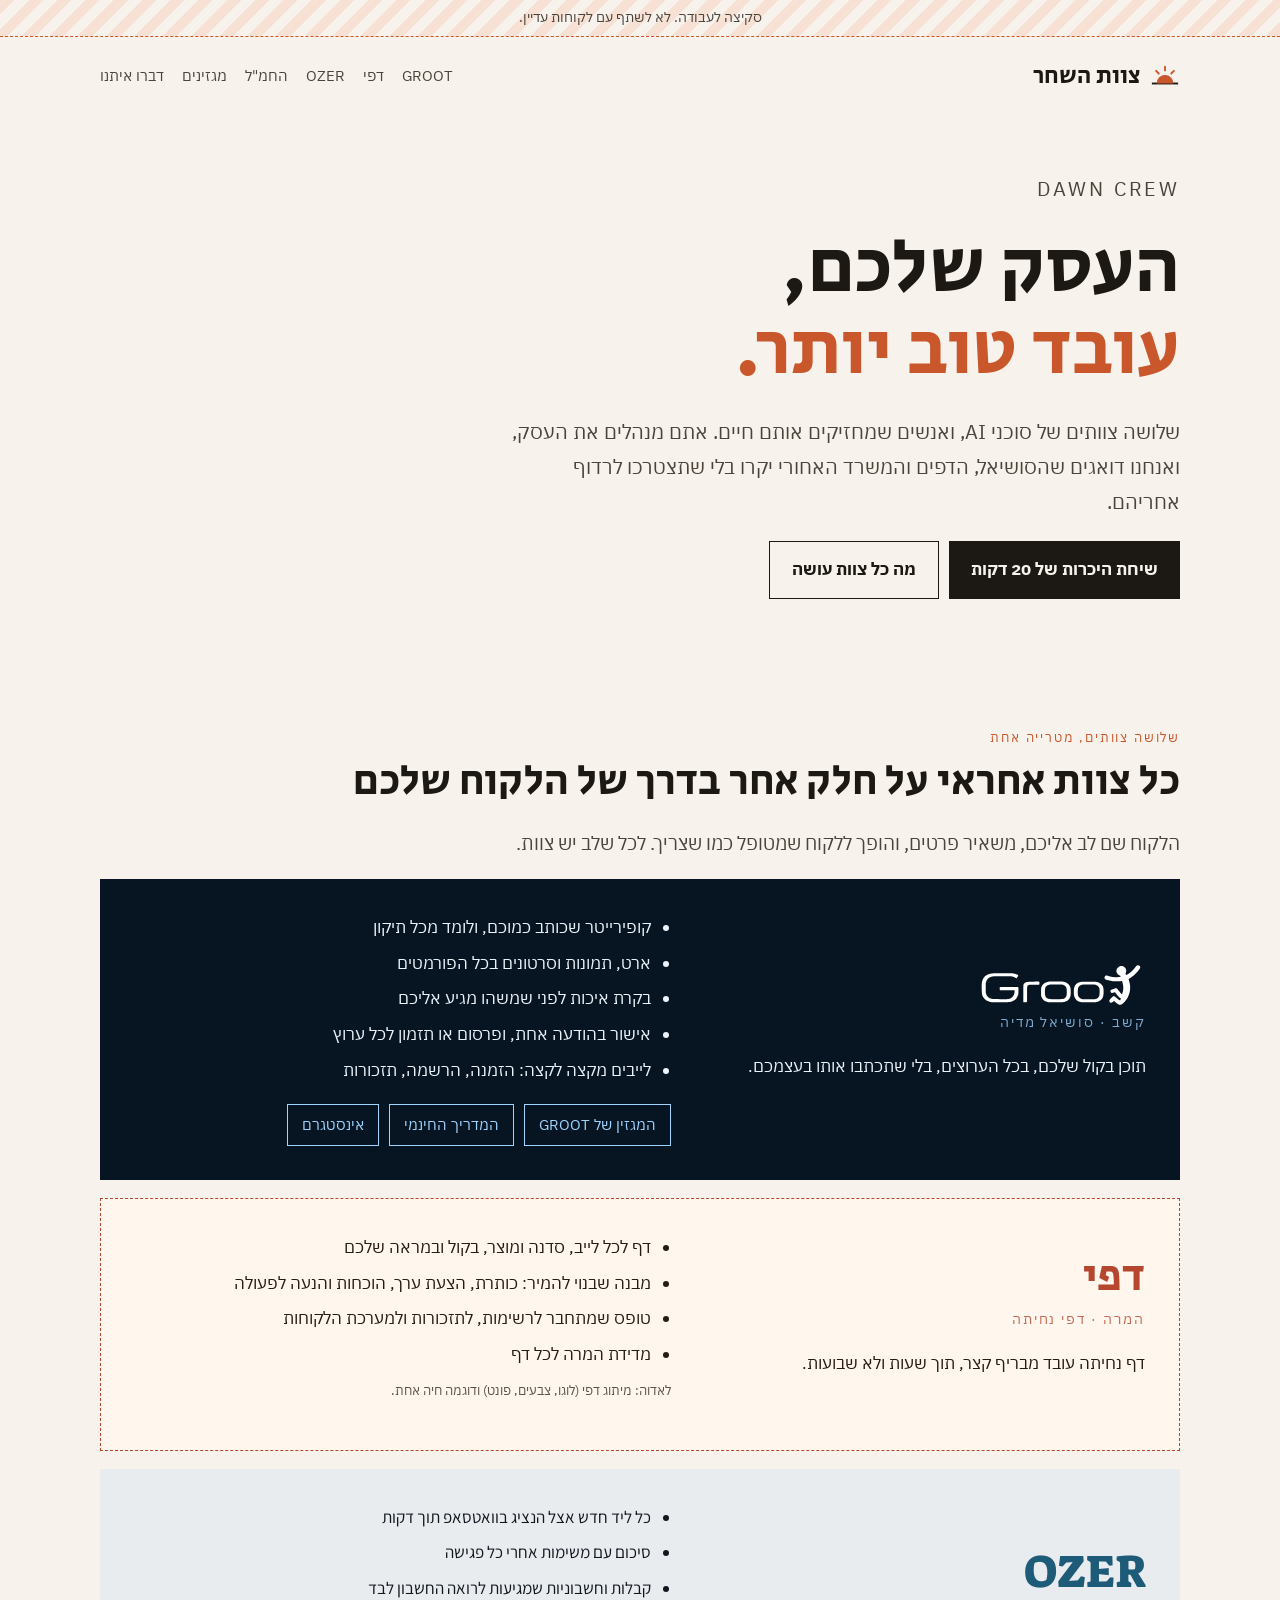
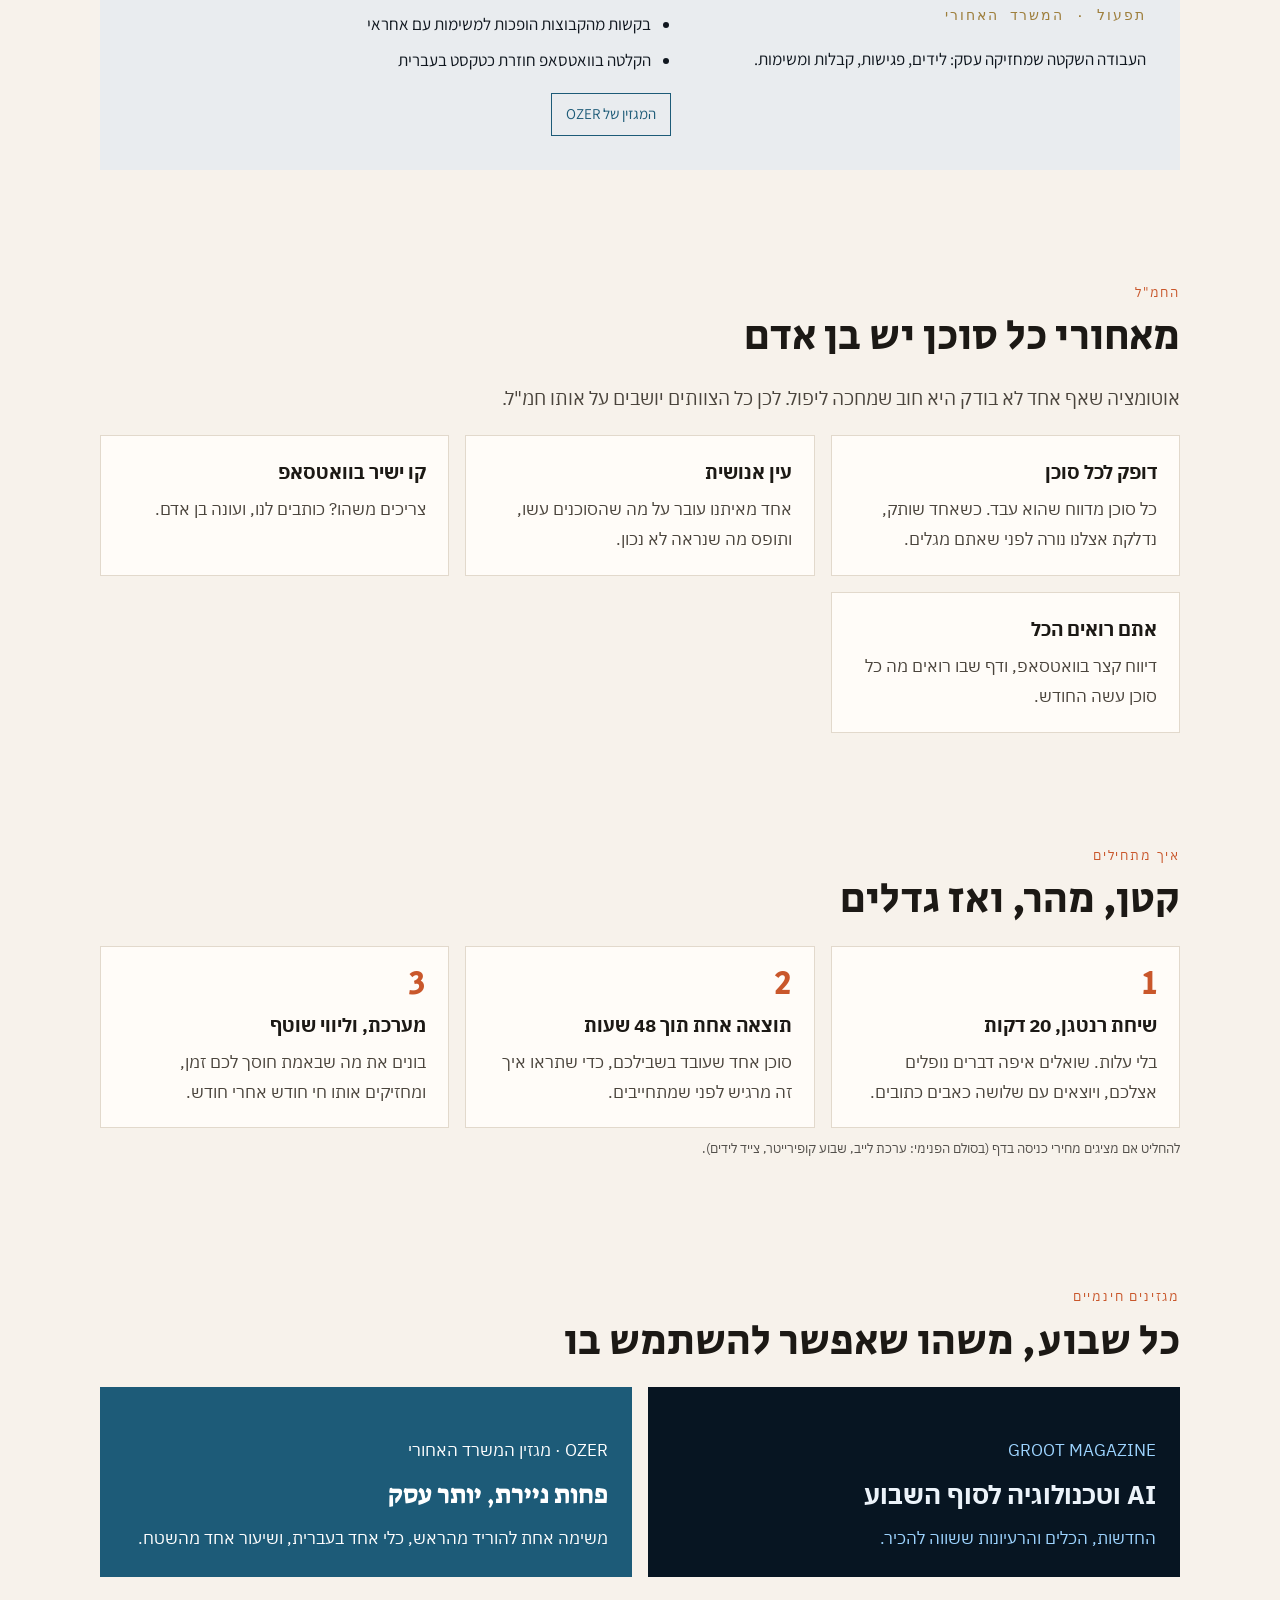
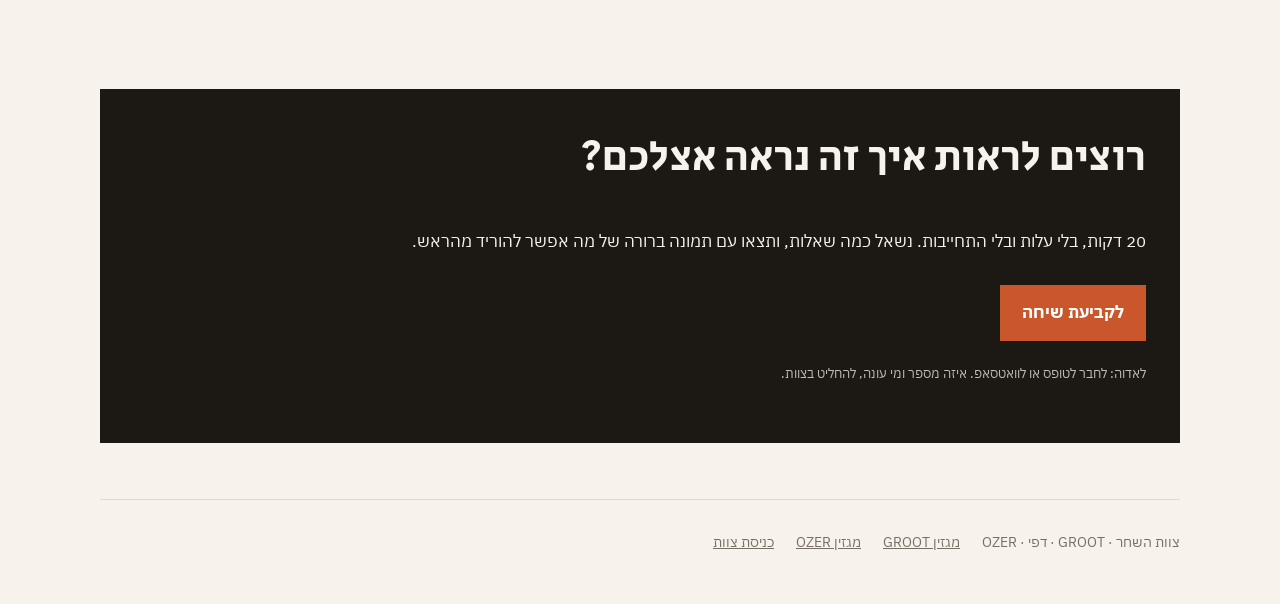
<file: index.html>
<!doctype html>
<html lang="he" dir="rtl">
<head>
<meta charset="utf-8">
<meta name="viewport" content="width=device-width, initial-scale=1, viewport-fit=cover">
<meta name="robots" content="noindex, nofollow">
<title>צוות השחר · Dawn Crew</title>
<meta name="description" content="שלושה צוותים של סוכני AI, והאנשים שמחזיקים אותם חיים: GROOT לסושיאל, דפי לדפי נחיתה, OZER למשרד האחורי.">
<link rel="preconnect" href="https://fonts.googleapis.com">
<link rel="preconnect" href="https://fonts.gstatic.com" crossorigin>
<link href="https://fonts.googleapis.com/css2?family=Secular+One&family=IBM+Plex+Sans+Hebrew:wght@400;500;700&family=Suez+One&family=Assistant:wght@400;600;700&family=Azeret+Mono:wght@400;500&display=swap" rel="stylesheet">
<link rel="stylesheet" href="/site.css">
</head>
<body>
<!-- SKETCH (10.10): structure and copy for Adva to continue. Open items are marked .todo and in README.md. Remove the .sketch bar before launch. -->
<div class="sketch">סקיצה לעבודה. לא לשתף עם לקוחות עדיין.</div>

<div class="wrap">
  <header class="top">
    <a class="mark" href="/" aria-label="צוות השחר, דף הבית">
      <svg class="sun" viewBox="0 0 32 32" aria-hidden="true"><path d="M2 24h28" stroke="currentColor" stroke-width="2"/><path d="M7 24a9 9 0 0 1 18 0" fill="#C9572B"/><path d="M16 6v4M6.5 10.5l2.8 2.8M25.5 10.5l-2.8 2.8" stroke="#C9572B" stroke-width="2" stroke-linecap="round"/></svg>
      צוות השחר
    </a>
    <nav aria-label="ראשי">
      <a href="#groot">GROOT</a><a href="#dafi">דפי</a><a href="#ozer">OZER</a><a href="#hamal">החמ"ל</a><a href="#magazines">מגזינים</a><a href="#contact">דברו איתנו</a>
    </nav>
  </header>

  <section class="hero">
    <p class="eyebrow">DAWN CREW</p>
    <h1>העסק שלכם,<br><span>עובד טוב יותר.</span></h1>
    <p>שלושה צוותים של סוכני AI, ואנשים שמחזיקים אותם חיים. אתם מנהלים את העסק, ואנחנו דואגים שהסושיאל, הדפים והמשרד האחורי יקרו בלי שתצטרכו לרדוף אחריהם.</p>
    <div class="ctas">
      <a class="cta" href="#contact">שיחת היכרות של 20 דקות</a>
      <a class="cta ghost" href="#lines">מה כל צוות עושה</a>
    </div>
  </section>

  <section id="lines" aria-labelledby="lines-h">
    <p class="eyebrow">שלושה צוותים, מטרייה אחת</p>
    <h2 id="lines-h">כל צוות אחראי על חלק אחר בדרך של הלקוח שלכם</h2>
    <p class="lede">הלקוח שם לב אליכם, משאיר פרטים, והופך ללקוח שמטופל כמו שצריך. לכל שלב יש צוות.</p>
    <div class="lines">

      <article class="line groot" id="groot">
        <div>
          <img src="/assets/groot-logo.svg" alt="GROOT" width="170" height="50">
          <p class="role">קשב · סושיאל מדיה</p>
          <p>תוכן בקול שלכם, בכל הערוצים, בלי שתכתבו אותו בעצמכם.</p>
        </div>
        <div>
          <ul>
            <li>קופירייטר שכותב כמוכם, ולומד מכל תיקון</li>
            <li>ארט, תמונות וסרטונים בכל הפורמטים</li>
            <li>בקרת איכות לפני שמשהו מגיע אליכם</li>
            <li>אישור בהודעה אחת, ופרסום או תזמון לכל ערוץ</li>
            <li>לייבים מקצה לקצה: הזמנה, הרשמה, תזכורות</li>
          </ul>
          <div class="links">
            <a href="/groot/magazine/">המגזין של GROOT</a>
            <a href="https://groot-updates.hgilady.chatgpt.site/" rel="noopener">המדריך החינמי</a>
            <a href="https://www.instagram.com/grootagents/" rel="noopener">אינסטגרם</a>
          </div>
        </div>
      </article>

      <article class="line dafi" id="dafi">
        <div>
          <h3>דפי</h3>
          <p class="role">המרה · דפי נחיתה</p>
          <p>דף נחיתה עובד מבריף קצר, תוך שעות ולא שבועות.</p>
        </div>
        <div>
          <ul>
            <li>דף לכל לייב, סדנה ומוצר, בקול ובמראה שלכם</li>
            <li>מבנה שבנוי להמיר: כותרת, הצעת ערך, הוכחות והנעה לפעולה</li>
            <li>טופס שמתחבר לרשימות, לתזכורות ולמערכת הלקוחות</li>
            <li>מדידת המרה לכל דף</li>
          </ul>
          <p class="todo">לאדוה: מיתוג דפי (לוגו, צבעים, פונט) ודוגמה חיה אחת.</p>
        </div>
      </article>

      <article class="line ozer" id="ozer">
        <div>
          <h3>OZER</h3>
          <p class="role">תפעול · המשרד האחורי</p>
          <p>העבודה השקטה שמחזיקה עסק: לידים, פגישות, קבלות ומשימות.</p>
        </div>
        <div>
          <ul>
            <li>כל ליד חדש אצל הנציג בוואטסאפ תוך דקות</li>
            <li>סיכום עם משימות אחרי כל פגישה</li>
            <li>קבלות וחשבוניות שמגיעות לרואה החשבון לבד</li>
            <li>בקשות מהקבוצות הופכות למשימות עם אחראי</li>
            <li>הקלטה בוואטסאפ חוזרת כטקסט בעברית</li>
          </ul>
          <div class="links">
            <a href="/ozer/magazine/">המגזין של OZER</a>
          </div>
        </div>
      </article>

    </div>
  </section>

  <section id="hamal" aria-labelledby="hamal-h">
    <p class="eyebrow">החמ"ל</p>
    <h2 id="hamal-h">מאחורי כל סוכן יש בן אדם</h2>
    <p class="lede">אוטומציה שאף אחד לא בודק היא חוב שמחכה ליפול. לכן כל הצוותים יושבים על אותו חמ"ל.</p>
    <div class="two">
      <div class="card"><h3>דופק לכל סוכן</h3><p>כל סוכן מדווח שהוא עבד. כשאחד שותק, נדלקת אצלנו נורה לפני שאתם מגלים.</p></div>
      <div class="card"><h3>עין אנושית</h3><p>אחד מאיתנו עובר על מה שהסוכנים עשו, ותופס מה שנראה לא נכון.</p></div>
      <div class="card"><h3>קו ישיר בוואטסאפ</h3><p>צריכים משהו? כותבים לנו, ועונה בן אדם.</p></div>
      <div class="card"><h3>אתם רואים הכל</h3><p>דיווח קצר בוואטסאפ, ודף שבו רואים מה כל סוכן עשה החודש.</p></div>
    </div>
  </section>

  <section aria-labelledby="start-h">
    <p class="eyebrow">איך מתחילים</p>
    <h2 id="start-h">קטן, מהר, ואז גדלים</h2>
    <div class="two steps">
      <div class="card"><h3>שיחת רנטגן, 20 דקות</h3><p>בלי עלות. שואלים איפה דברים נופלים אצלכם, ויוצאים עם שלושה כאבים כתובים.</p></div>
      <div class="card"><h3>תוצאה אחת תוך 48 שעות</h3><p>סוכן אחד שעובד בשבילכם, כדי שתראו איך זה מרגיש לפני שמתחייבים.</p></div>
      <div class="card"><h3>מערכת, וליווי שוטף</h3><p>בונים את מה שבאמת חוסך לכם זמן, ומחזיקים אותו חי חודש אחרי חודש.</p></div>
    </div>
    <p class="todo">להחליט אם מציגים מחירי כניסה בדף (בסולם הפנימי: ערכת לייב, שבוע קופירייטר, צייד לידים).</p>
  </section>

  <section id="magazines" aria-labelledby="mags-h">
    <p class="eyebrow">מגזינים חינמיים</p>
    <h2 id="mags-h">כל שבוע, משהו שאפשר להשתמש בו</h2>
    <div class="mags">
      <a class="mag groot" href="/groot/magazine/"><span>GROOT MAGAZINE</span><b>AI וטכנולוגיה לסוף השבוע</b><span>החדשות, הכלים והרעיונות ששווה להכיר.</span></a>
      <a class="mag ozer" href="/ozer/magazine/"><span>OZER · מגזין המשרד האחורי</span><b>פחות ניירת, יותר עסק</b><span>משימה אחת להוריד מהראש, כלי אחד בעברית, ושיעור אחד מהשטח.</span></a>
    </div>
  </section>

  <section id="contact" aria-labelledby="contact-h">
    <div class="contact">
      <h2 id="contact-h">רוצים לראות איך זה נראה אצלכם?</h2>
      <p>20 דקות, בלי עלות ובלי התחייבות. נשאל כמה שאלות, ותצאו עם תמונה ברורה של מה אפשר להוריד מהראש.</p>
      <a class="cta" href="#contact">לקביעת שיחה</a>
      <p class="todo">לאדוה: לחבר לטופס או לוואטסאפ. איזה מספר ומי עונה, להחליט בצוות.</p>
    </div>
  </section>

  <footer>
    <span>צוות השחר · GROOT · דפי · OZER</span>
    <a href="/groot/magazine/">מגזין GROOT</a>
    <a href="/ozer/magazine/">מגזין OZER</a>
    <a href="https://backoffice.thedawncrew.com/" rel="nofollow">כניסת צוות</a>
  </footer>
</div>
</body>
</html>
</file>
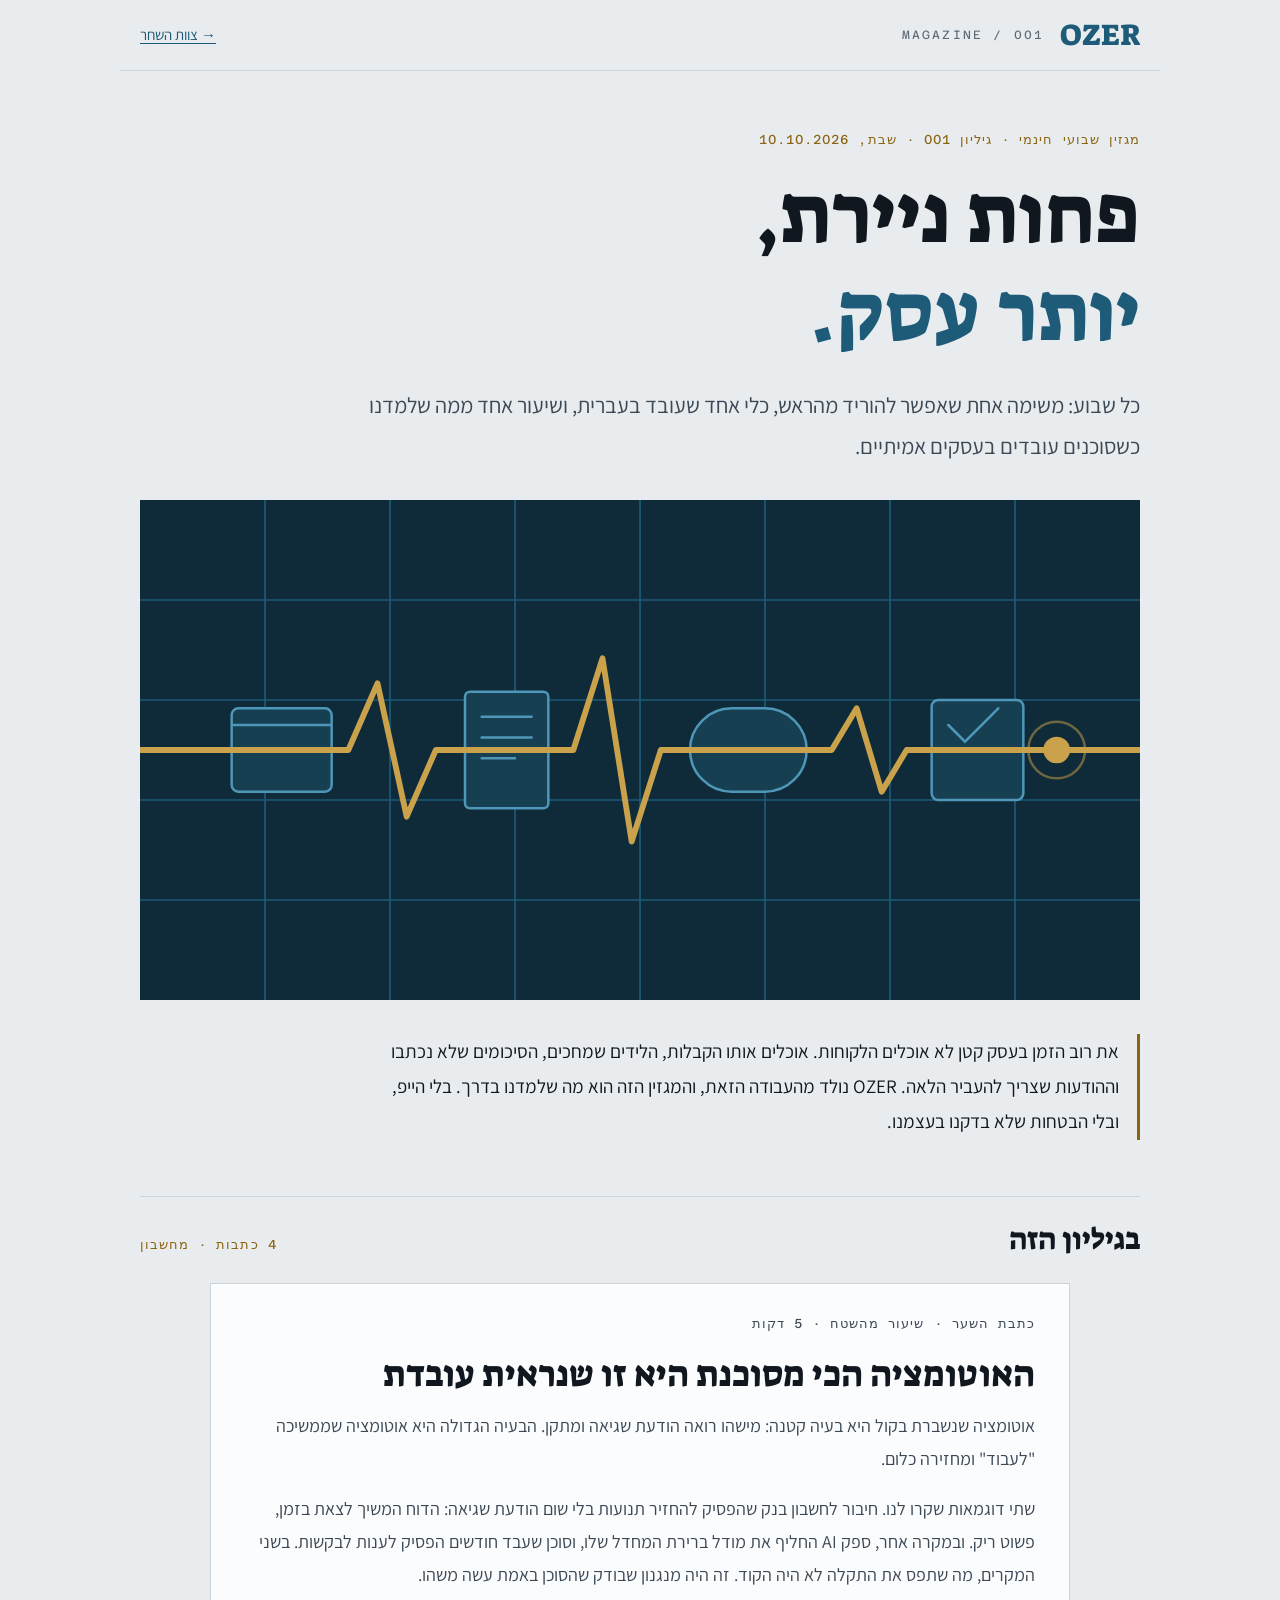
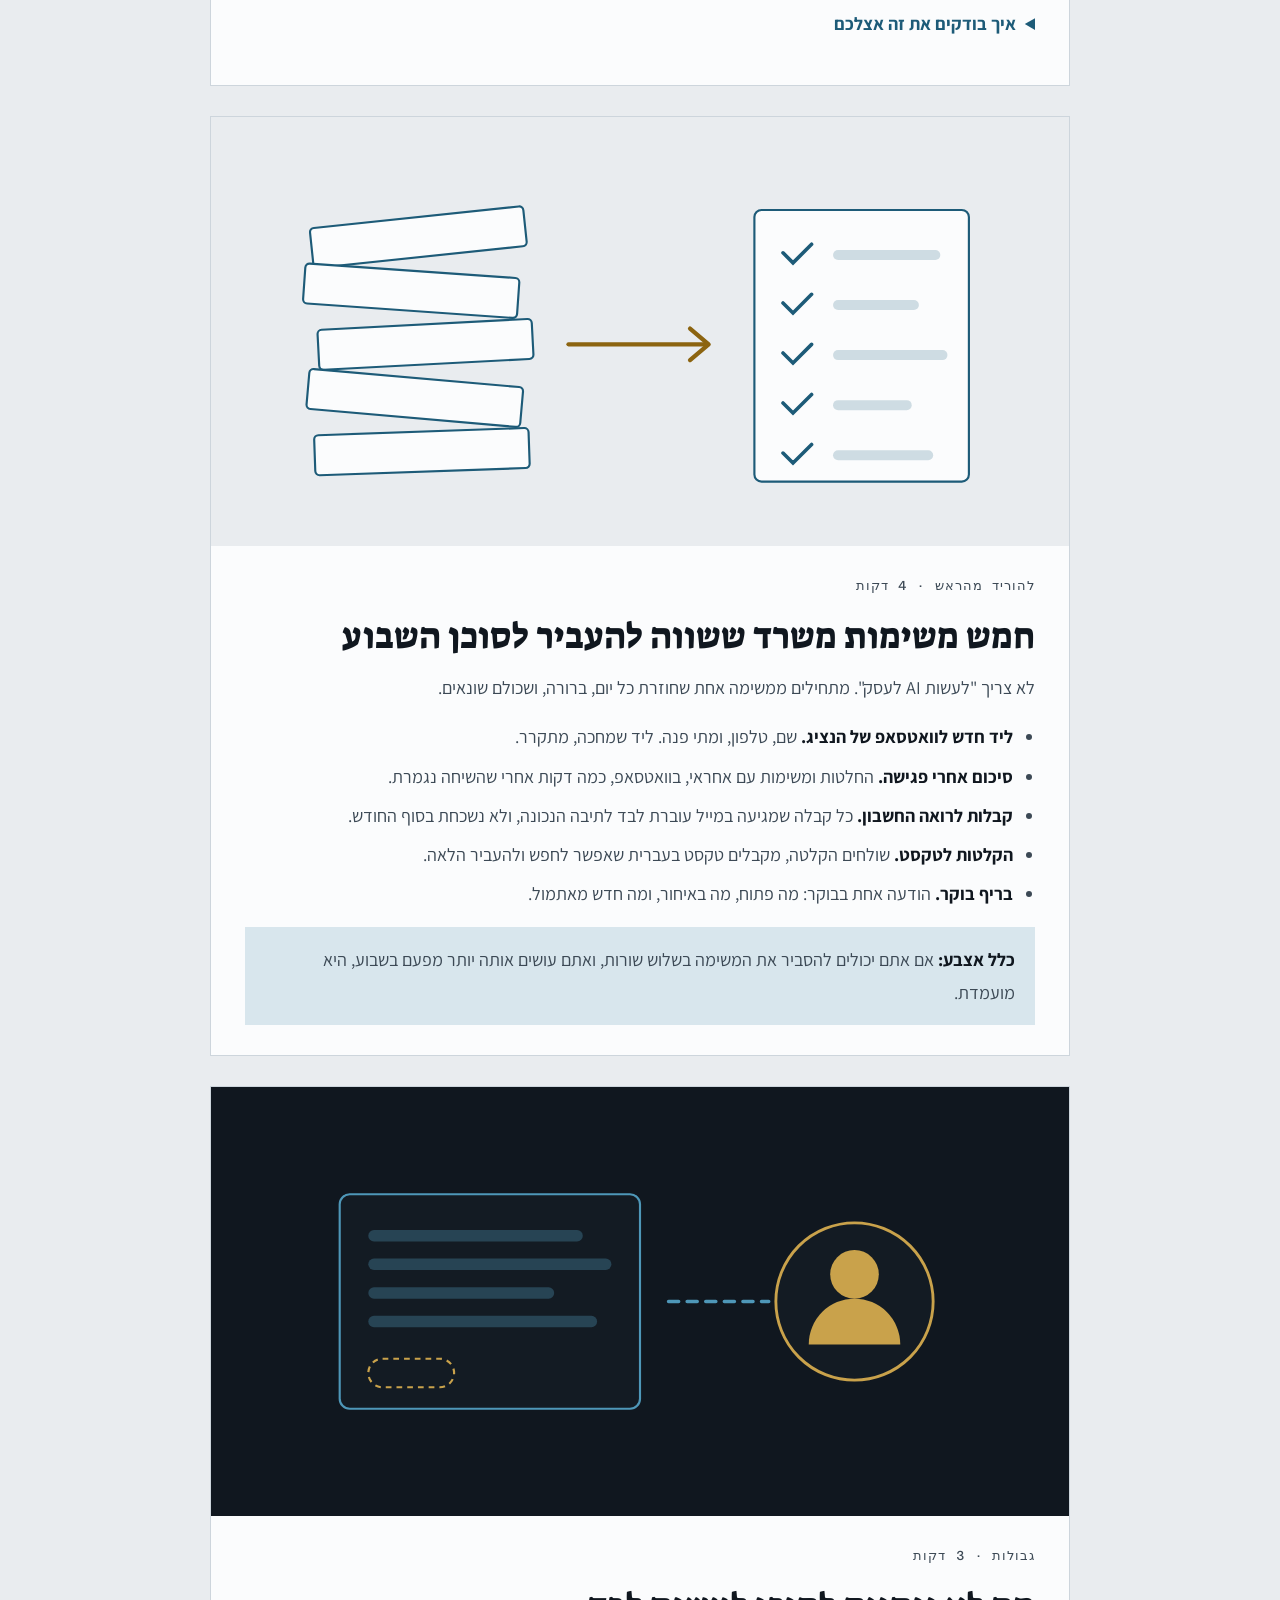
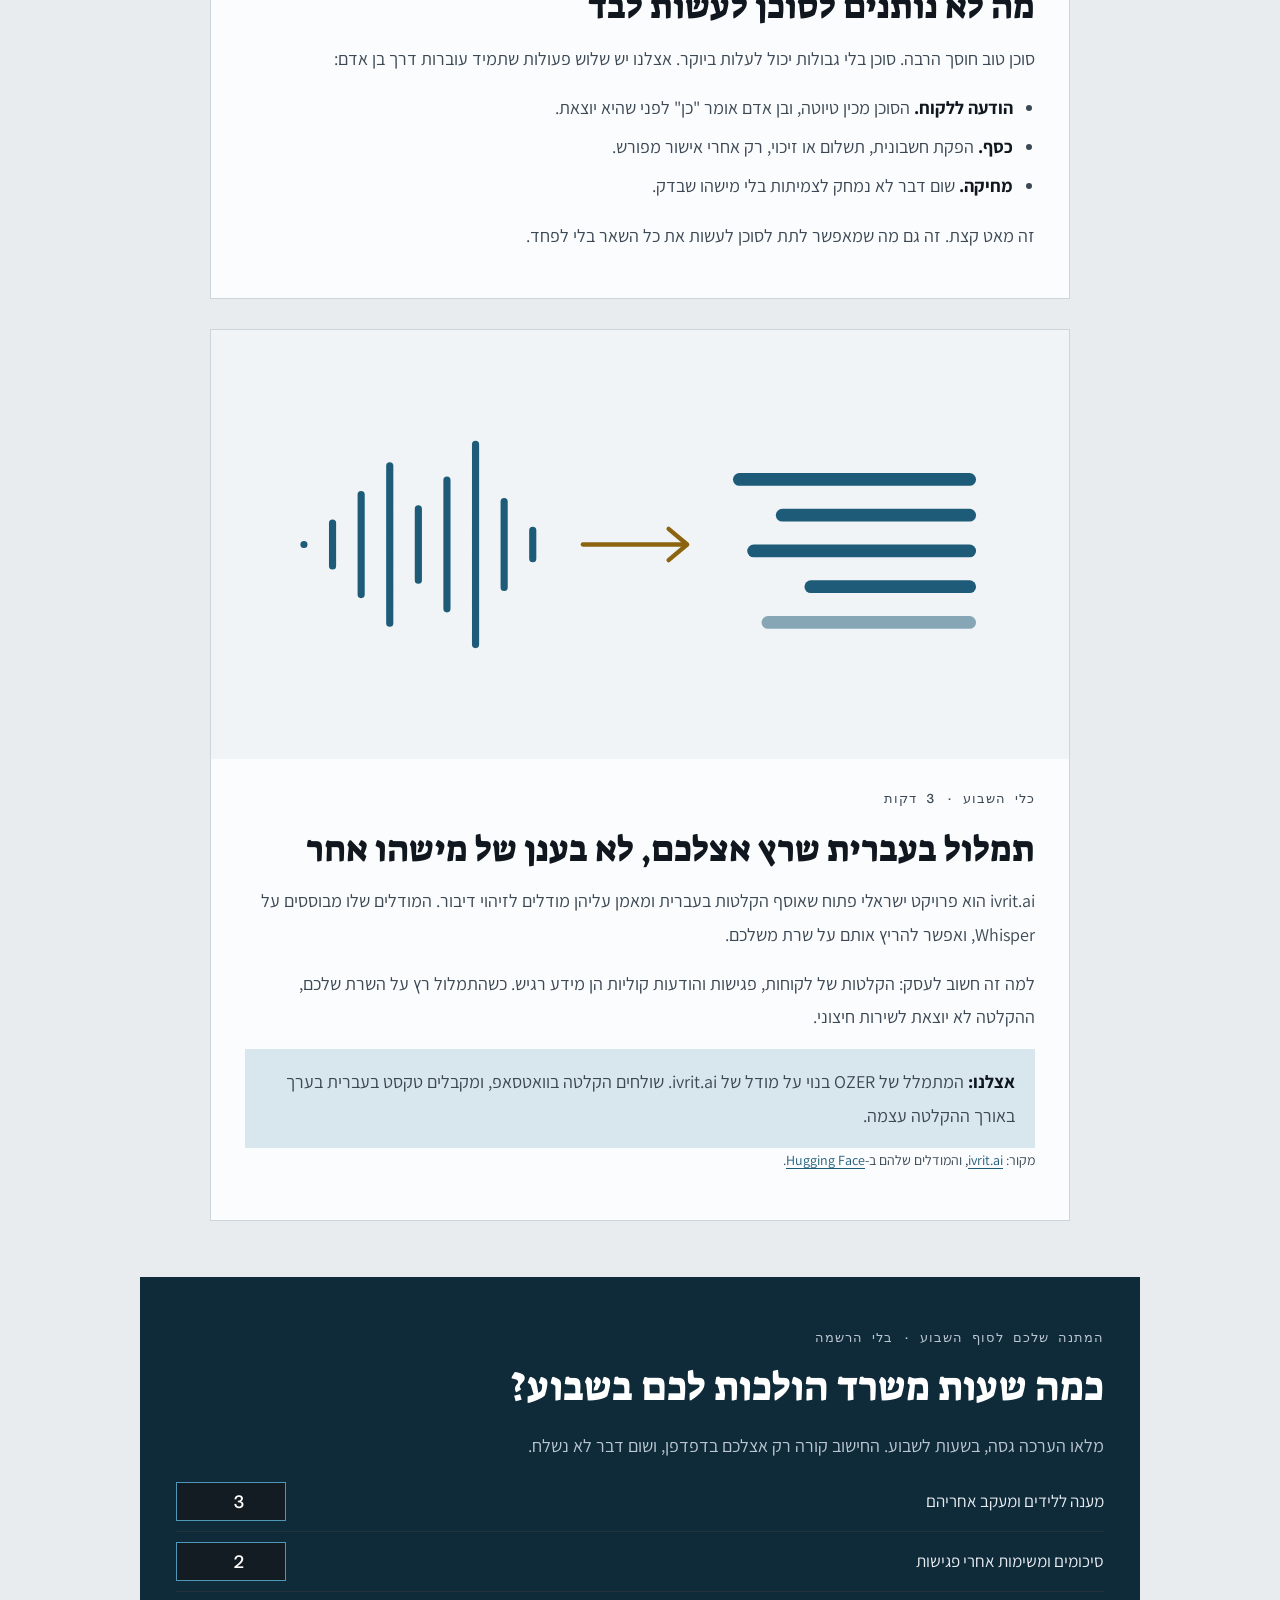
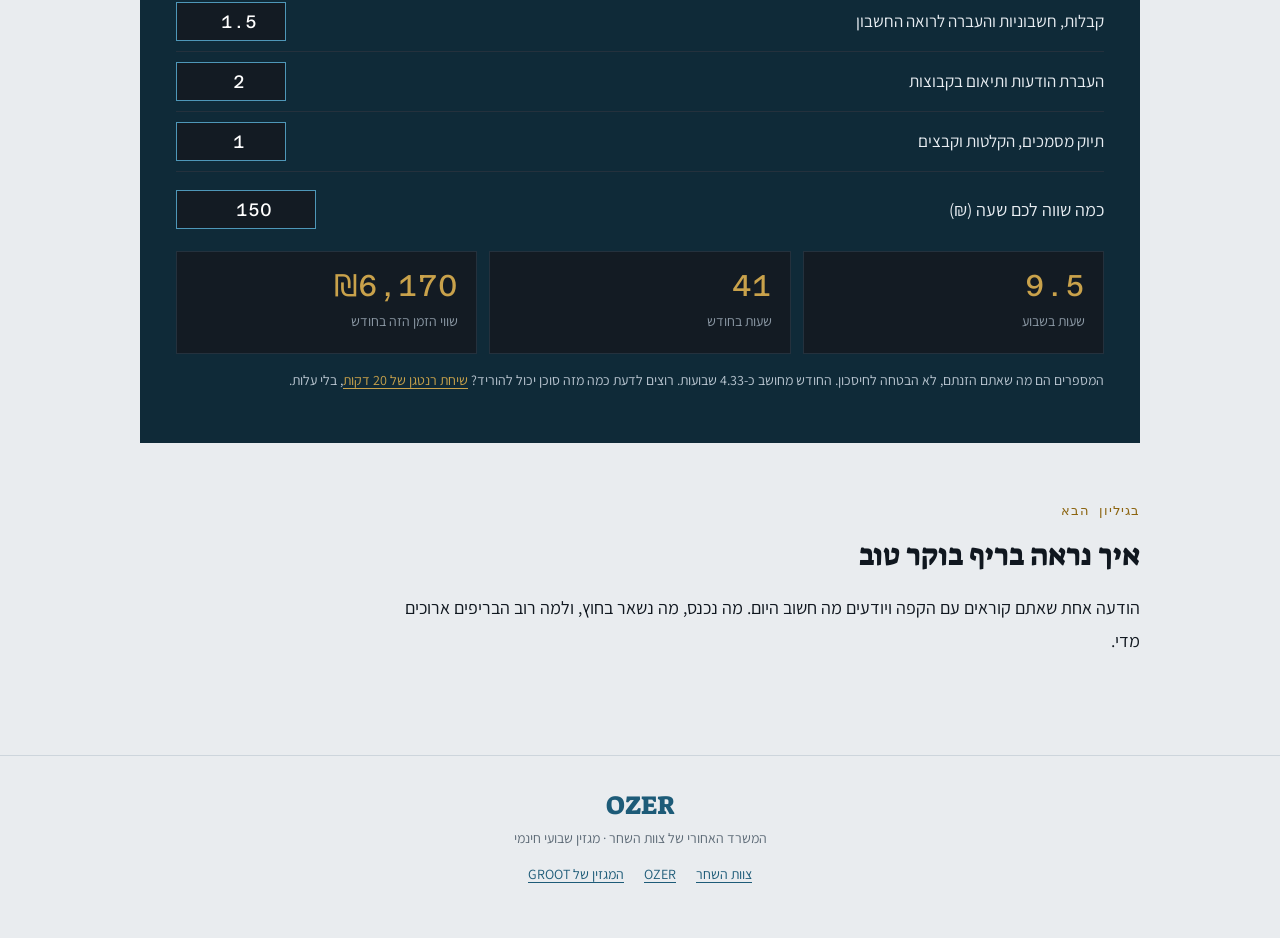
<file: ozer/magazine/index.html>
<!doctype html>
<html lang="he" dir="rtl">
<head>
<meta charset="utf-8">
<meta name="viewport" content="width=device-width, initial-scale=1, viewport-fit=cover">
<meta name="robots" content="noindex, nofollow">
<title>גיליון 001 · מגזין המשרד האחורי | OZER</title>
<meta name="description" content="מגזין שבועי חינמי של OZER: משימה אחת להוריד מהראש, כלי אחד שעובד בעברית, ושיעור אחד מהשטח.">
<link rel="preconnect" href="https://fonts.googleapis.com">
<link rel="preconnect" href="https://fonts.gstatic.com" crossorigin>
<link href="https://fonts.googleapis.com/css2?family=Suez+One&family=Assistant:wght@400;600;700&family=Azeret+Mono:wght@400;500&display=swap" rel="stylesheet">
<style>
/* OZER magazine: the OZER portal brand (petrol + brass, Suez One / Assistant / Azeret Mono). One reading column, story cards, a calculator as the weekly gift. */
:root { --bg: #E9ECEF; --surface: #FBFCFD; --surface-2: #F1F4F6; --ink: #10171F; --soft: #3C4955; --muted: #5E6B77; --rule: #CDD5DC;
  --petrol: #1D5B78; --petrol-soft: #D8E6ED; --brass: #8C6410; --deep: #0F2A38; }
@media (prefers-color-scheme: dark) { :root:not([data-theme="light"]) { --bg: #0C1218; --surface: #131B23; --surface-2: #0F161D; --ink: #E8EDF2; --soft: #BAC6D1;
  --muted: #8C99A5; --rule: #24313D; --petrol: #4E97B8; --petrol-soft: #16303D; --brass: #C9A24B; --deep: #0A1C26; color-scheme: dark; } }
:root[data-theme="dark"] { --bg: #0C1218; --surface: #131B23; --surface-2: #0F161D; --ink: #E8EDF2; --soft: #BAC6D1;
  --muted: #8C99A5; --rule: #24313D; --petrol: #4E97B8; --petrol-soft: #16303D; --brass: #C9A24B; --deep: #0A1C26; color-scheme: dark; }
* { box-sizing: border-box; }
body { margin: 0; background: var(--bg); color: var(--ink); font: 18px/1.85 "Assistant", "Segoe UI", sans-serif; }
a { color: var(--petrol); text-underline-offset: .2em; }
img { display: block; max-width: 100%; height: auto; }
.nav { max-width: 1040px; margin: auto; padding: 20px; display: flex; align-items: center; gap: 16px; border-bottom: 1px solid var(--rule); }
.logo { font-family: "Suez One", serif; font-size: 30px; color: var(--petrol); text-decoration: none; line-height: 1; }
.label { font: 12px "Azeret Mono", monospace; letter-spacing: .18em; color: var(--muted); }
.nav .back { margin-inline-start: auto; font-size: 15px; }
.wrap { max-width: 1040px; margin: auto; padding: 44px 20px 80px; }
.mono { font-family: "Azeret Mono", monospace; font-size: 13px; letter-spacing: .08em; color: var(--brass); }
h1, h2, h3 { font-family: "Suez One", serif; font-weight: 400; line-height: 1.2; }
.mast h1 { font-size: clamp(44px, 7vw, 82px); margin: 14px 0 18px; }
.mast h1 span { color: var(--petrol); }
.deck { font-size: 22px; color: var(--soft); max-width: 780px; }
.cover { margin: 34px 0 10px; }
.note { max-width: 760px; font-size: 19px; border-inline-start: 3px solid var(--brass); padding-inline-start: 18px; margin: 34px 0 0; }
.sec-h { border-top: 1px solid var(--rule); margin-top: 56px; padding-top: 24px; display: flex; justify-content: space-between; align-items: baseline; gap: 12px; }
.sec-h h2 { margin: 0; font-size: 30px; }
.stories { display: grid; gap: 30px; max-width: 860px; margin: 26px auto 0; }
.story { background: var(--surface); border: 1px solid var(--rule); }
.story-copy { padding: 28px 34px 30px; }
.story h2 { font-size: clamp(26px, 3.4vw, 36px); margin: 8px 0 14px; }
.story p { color: var(--soft); margin: 0 0 16px; }
.story ul, .story ol { color: var(--soft); padding-inline-start: 22px; margin: 0 0 16px; display: grid; gap: 6px; }
.story b { color: var(--ink); }
.box { background: var(--petrol-soft); padding: 16px 20px; margin: 6px 0 0; }
.box p:last-child { margin: 0; }
.src { font-size: 14px; color: var(--muted); }
details.more summary { cursor: pointer; color: var(--petrol); font-weight: 700; margin: 4px 0 14px; }
/* gift */
.gift { margin-top: 56px; background: var(--deep); color: #E8EDF2; padding: 36px; }
.gift h2 { font-size: clamp(28px, 4vw, 40px); margin: 6px 0 10px; color: #fff; }
.gift p { color: #BAC6D1; }
.calc { display: grid; gap: 10px; margin-top: 20px; }
.row { display: grid; grid-template-columns: minmax(0, 1fr) 110px; gap: 12px; align-items: center; border-bottom: 1px solid #24313D; padding-bottom: 10px; }
.row label { font-size: 17px; }
.row input, .rate input { width: 100%; font: 18px "Azeret Mono", monospace; padding: 8px 10px; background: #131B23; color: #fff; border: 1px solid #4E97B8; text-align: center; }
.rate { display: grid; grid-template-columns: minmax(0, 1fr) 140px; gap: 12px; align-items: center; margin-top: 8px; }
.out { display: grid; grid-template-columns: repeat(auto-fit, minmax(200px, 1fr)); gap: 12px; margin-top: 22px; }
.out div { background: #131B23; padding: 16px 18px; border: 1px solid #24313D; }
.out b { display: block; font: 30px "Azeret Mono", monospace; color: #C9A24B; direction: ltr; text-align: right; }
.out span { font-size: 14px; color: #8C99A5; }
.gift .fine { font-size: 14px; margin-top: 14px; }
.next { max-width: 760px; margin-top: 56px; }
.next h2 { font-size: 30px; margin: 8px 0; }
footer { border-top: 1px solid var(--rule); padding: 36px 20px 50px; text-align: center; font-size: 14px; color: var(--muted); }
footer .logo { font-size: 26px; display: inline-block; margin-bottom: 8px; }
footer nav { display: flex; gap: 8px 20px; justify-content: center; flex-wrap: wrap; margin-top: 10px; }
@media (max-width: 700px) { .story-copy { padding: 22px 20px; } .gift { padding: 26px 18px; } .row { grid-template-columns: minmax(0, 1fr) 84px; } .deck { font-size: 19px; } }
</style>
</head>
<body>
<header class="nav">
  <a class="logo" href="/ozer/magazine/">OZER</a>
  <span class="label">MAGAZINE / 001</span>
  <a class="back" href="/#ozer">→ צוות השחר</a>
</header>

<main class="wrap">
  <div class="mast">
    <p class="mono">מגזין שבועי חינמי · גיליון 001 · שבת, 10.10.2026</p>
    <h1>פחות ניירת,<br><span>יותר עסק.</span></h1>
    <p class="deck">כל שבוע: משימה אחת שאפשר להוריד מהראש, כלי אחד שעובד בעברית, ושיעור אחד ממה שלמדנו כשסוכנים עובדים בעסקים אמיתיים.</p>
  </div>
  <figure class="cover"><img src="assets/cover.svg" width="1200" height="600" alt="קו דופק שעובר דרך שורת כלי משרד"></figure>

  <p class="note">את רוב הזמן בעסק קטן לא אוכלים הלקוחות. אוכלים אותו הקבלות, הלידים שמחכים, הסיכומים שלא נכתבו וההודעות שצריך להעביר הלאה. OZER נולד מהעבודה הזאת, והמגזין הזה הוא מה שלמדנו בדרך. בלי הייפ, ובלי הבטחות שלא בדקנו בעצמנו.</p>

  <div class="sec-h"><h2>בגיליון הזה</h2><span class="mono">4 כתבות · מחשבון</span></div>
  <div class="stories">

    <article class="story" id="silent">
      <div class="story-copy">
        <p class="mono">כתבת השער · שיעור מהשטח · 5 דקות</p>
        <h2>האוטומציה הכי מסוכנת היא זו שנראית עובדת</h2>
        <p>אוטומציה שנשברת בקול היא בעיה קטנה: מישהו רואה הודעת שגיאה ומתקן. הבעיה הגדולה היא אוטומציה שממשיכה "לעבוד" ומחזירה כלום.</p>
        <p>שתי דוגמאות שקרו לנו. חיבור לחשבון בנק שהפסיק להחזיר תנועות בלי שום הודעת שגיאה: הדוח המשיך לצאת בזמן, פשוט ריק. ובמקרה אחר, ספק AI החליף את מודל ברירת המחדל שלו, וסוכן שעבד חודשים הפסיק לענות לבקשות. בשני המקרים, מה שתפס את התקלה לא היה הקוד. זה היה מנגנון שבודק שהסוכן באמת עשה משהו.</p>
        <details class="more"><summary>איך בודקים את זה אצלכם</summary>
          <p>שלוש שאלות לשאול על כל אוטומציה בעסק:</p>
          <ol>
            <li><b>מי יודע אם זה רץ אתמול?</b> אם התשובה היא "נראה לי", אין לכם ניטור.</li>
            <li><b>מה קורה כשזה נכשל?</b> שגיאה שאף אחד לא קורא שווה לשתיקה.</li>
            <li><b>מי מתקן, ותוך כמה זמן?</b> אוטומציה בלי בעלים היא חוב שמחכה ליפול.</li>
          </ol>
          <div class="box"><p><b>אצלנו:</b> כל סוכן כותב "דופק" אחרי כל ריצה. כשסוכן שותק יותר מהרגיל, נדלקת נורה אדומה, ובן אדם בודק למה. זה ההבדל בין "בנו לי אוטומציה" לבין "יש לי מערכת שעובדת".</p></div>
        </details>
      </div>
    </article>

    <article class="story" id="five">
      <img src="assets/tasks.svg" width="1200" height="600" alt="">
      <div class="story-copy">
        <p class="mono">להוריד מהראש · 4 דקות</p>
        <h2>חמש משימות משרד ששווה להעביר לסוכן השבוע</h2>
        <p>לא צריך "לעשות AI לעסק". מתחילים ממשימה אחת שחוזרת כל יום, ברורה, ושכולם שונאים.</p>
        <ul>
          <li><b>ליד חדש לוואטסאפ של הנציג.</b> שם, טלפון, ומתי פנה. ליד שמחכה, מתקרר.</li>
          <li><b>סיכום אחרי פגישה.</b> החלטות ומשימות עם אחראי, בוואטסאפ, כמה דקות אחרי שהשיחה נגמרת.</li>
          <li><b>קבלות לרואה החשבון.</b> כל קבלה שמגיעה במייל עוברת לבד לתיבה הנכונה, ולא נשכחת בסוף החודש.</li>
          <li><b>הקלטות לטקסט.</b> שולחים הקלטה, מקבלים טקסט בעברית שאפשר לחפש ולהעביר הלאה.</li>
          <li><b>בריף בוקר.</b> הודעה אחת בבוקר: מה פתוח, מה באיחור, ומה חדש מאתמול.</li>
        </ul>
        <div class="box"><p><b>כלל אצבע:</b> אם אתם יכולים להסביר את המשימה בשלוש שורות, ואתם עושים אותה יותר מפעם בשבוע, היא מועמדת.</p></div>
      </div>
    </article>

    <article class="story" id="human">
      <img src="assets/approve.svg" width="1200" height="600" alt="">
      <div class="story-copy">
        <p class="mono">גבולות · 3 דקות</p>
        <h2>מה לא נותנים לסוכן לעשות לבד</h2>
        <p>סוכן טוב חוסך הרבה. סוכן בלי גבולות יכול לעלות ביוקר. אצלנו יש שלוש פעולות שתמיד עוברות דרך בן אדם:</p>
        <ul>
          <li><b>הודעה ללקוח.</b> הסוכן מכין טיוטה, ובן אדם אומר "כן" לפני שהיא יוצאת.</li>
          <li><b>כסף.</b> הפקת חשבונית, תשלום או זיכוי, רק אחרי אישור מפורש.</li>
          <li><b>מחיקה.</b> שום דבר לא נמחק לצמיתות בלי מישהו שבדק.</li>
        </ul>
        <p>זה מאט קצת. זה גם מה שמאפשר לתת לסוכן לעשות את כל השאר בלי לפחד.</p>
      </div>
    </article>

    <article class="story" id="tool">
      <img src="assets/voice.svg" width="1200" height="600" alt="">
      <div class="story-copy">
        <p class="mono">כלי השבוע · 3 דקות</p>
        <h2>תמלול בעברית שרץ אצלכם, לא בענן של מישהו אחר</h2>
        <p>ivrit.ai הוא פרויקט ישראלי פתוח שאוסף הקלטות בעברית ומאמן עליהן מודלים לזיהוי דיבור. המודלים שלו מבוססים על Whisper, ואפשר להריץ אותם על שרת משלכם.</p>
        <p>למה זה חשוב לעסק: הקלטות של לקוחות, פגישות והודעות קוליות הן מידע רגיש. כשהתמלול רץ על השרת שלכם, ההקלטה לא יוצאת לשירות חיצוני.</p>
        <div class="box"><p><b>אצלנו:</b> המתמלל של OZER בנוי על מודל של ivrit.ai. שולחים הקלטה בוואטסאפ, ומקבלים טקסט בעברית בערך באורך ההקלטה עצמה.</p></div>
        <p class="src">מקור: <a href="https://www.ivrit.ai/" rel="noopener">ivrit.ai</a>, והמודלים שלהם ב-<a href="https://huggingface.co/ivrit-ai" rel="noopener">Hugging Face</a>.</p>
      </div>
    </article>
  </div>

  <section class="gift" id="calc" aria-labelledby="calc-h">
    <p class="mono">המתנה שלכם לסוף השבוע · בלי הרשמה</p>
    <h2 id="calc-h">כמה שעות משרד הולכות לכם בשבוע?</h2>
    <p>מלאו הערכה גסה, בשעות לשבוע. החישוב קורה רק אצלכם בדפדפן, ושום דבר לא נשלח.</p>
    <form class="calc" id="calc-form" onsubmit="return false">
      <div class="row"><label for="h1">מענה ללידים ומעקב אחריהם</label><input id="h1" type="number" min="0" step="0.5" inputmode="decimal" value="3"></div>
      <div class="row"><label for="h2">סיכומים ומשימות אחרי פגישות</label><input id="h2" type="number" min="0" step="0.5" inputmode="decimal" value="2"></div>
      <div class="row"><label for="h3">קבלות, חשבוניות והעברה לרואה החשבון</label><input id="h3" type="number" min="0" step="0.5" inputmode="decimal" value="1.5"></div>
      <div class="row"><label for="h4">העברת הודעות ותיאום בקבוצות</label><input id="h4" type="number" min="0" step="0.5" inputmode="decimal" value="2"></div>
      <div class="row"><label for="h5">תיוק מסמכים, הקלטות וקבצים</label><input id="h5" type="number" min="0" step="0.5" inputmode="decimal" value="1"></div>
      <div class="rate"><label for="rate">כמה שווה לכם שעה (₪)</label><input id="rate" type="number" min="0" step="10" inputmode="numeric" value="150"></div>
    </form>
    <div class="out" aria-live="polite">
      <div><b id="o-week">9.5</b><span>שעות בשבוע</span></div>
      <div><b id="o-month">41</b><span>שעות בחודש</span></div>
      <div><b id="o-cost">₪6,175</b><span>שווי הזמן הזה בחודש</span></div>
    </div>
    <p class="fine">המספרים הם מה שאתם הזנתם, לא הבטחה לחיסכון. החודש מחושב כ-4.33 שבועות. רוצים לדעת כמה מזה סוכן יכול להוריד? <a href="/#contact" style="color:#C9A24B">שיחת רנטגן של 20 דקות</a>, בלי עלות.</p>
  </section>

  <div class="next">
    <p class="mono">בגיליון הבא</p>
    <h2>איך נראה בריף בוקר טוב</h2>
    <p>הודעה אחת שאתם קוראים עם הקפה ויודעים מה חשוב היום. מה נכנס, מה נשאר בחוץ, ולמה רוב הבריפים ארוכים מדי.</p>
  </div>
</main>

<footer>
  <a class="logo" href="/ozer/magazine/">OZER</a>
  <div>המשרד האחורי של צוות השחר · מגזין שבועי חינמי</div>
  <nav><a href="/">צוות השחר</a><a href="/#ozer">OZER</a><a href="/groot/magazine/">המגזין של GROOT</a></nav>
</footer>

<script>
(function () {
  var ids = ["h1", "h2", "h3", "h4", "h5"], el = function (i) { return document.getElementById(i); };
  var num = function (i) { var n = parseFloat(el(i).value); return isFinite(n) && n > 0 ? n : 0; };
  function run() {
    var week = ids.reduce(function (s, i) { return s + num(i); }, 0), month = week * 4.33;
    el("o-week").textContent = (Math.round(week * 10) / 10).toLocaleString("he-IL");
    el("o-month").textContent = Math.round(month).toLocaleString("he-IL");
    el("o-cost").textContent = "₪" + Math.round(month * num("rate")).toLocaleString("en-US");
  }
  el("calc-form").addEventListener("input", run); run();
})();
</script>
</body>
</html>
</file>
<file: site.css>
/* Dawn Crew public site. The umbrella is warm dawn; each line keeps its own brand inside its block:
   GROOT navy + sky blue (Hila's magazine), דפי placeholder (Adva to brand), OZER petrol + brass (the OZER portal). */
:root {
  --bg: #F7F2EB; --surface: #FFFCF8; --ink: #1C1915; --ink-soft: #4A443C; --muted: #776F64; --rule: #E2D9CC;
  --dawn: #C9572B; --dawn-soft: #F6E1D4;
  --display: "Secular One", "IBM Plex Sans Hebrew", sans-serif; --body: "IBM Plex Sans Hebrew", "Segoe UI", system-ui, sans-serif;
  --groot-bg: #071522; --groot-panel: #0d2439; --groot-ink: #ecf3fa; --groot-blue: #9dd4ff;
  --dafi-bg: #FFF6EE; --dafi-ink: #2A1B12; --dafi-accent: #B4472E;
  --ozer-bg: #E9ECEF; --ozer-ink: #10171F; --ozer-petrol: #1D5B78; --ozer-brass: #8C6410;
}
@media (prefers-color-scheme: dark) { :root:not([data-theme="light"]) {
  --bg: #13110E; --surface: #1C1915; --ink: #F1EBE2; --ink-soft: #CFC6B9; --muted: #9D9487; --rule: #36302A;
  --dawn: #F08A5D; --dawn-soft: #3A2318; --dafi-bg: #22170F; --dafi-ink: #F6E8DC; --dafi-accent: #EE8A6E;
  --ozer-bg: #0C1218; --ozer-ink: #E8EDF2; --ozer-petrol: #4E97B8; --ozer-brass: #C9A24B; color-scheme: dark; } }
:root[data-theme="dark"] {
  --bg: #13110E; --surface: #1C1915; --ink: #F1EBE2; --ink-soft: #CFC6B9; --muted: #9D9487; --rule: #36302A;
  --dawn: #F08A5D; --dawn-soft: #3A2318; --dafi-bg: #22170F; --dafi-ink: #F6E8DC; --dafi-accent: #EE8A6E;
  --ozer-bg: #0C1218; --ozer-ink: #E8EDF2; --ozer-petrol: #4E97B8; --ozer-brass: #C9A24B; color-scheme: dark; }
* { box-sizing: border-box; }
body { margin: 0; background: var(--bg); color: var(--ink); font: 17px/1.75 var(--body); }
a { color: inherit; }
img { max-width: 100%; display: block; }
.wrap { max-width: 1120px; margin: 0 auto; padding-inline: 20px; }
.sketch { background: repeating-linear-gradient(-45deg, var(--dawn-soft) 0 10px, transparent 10px 20px); border-bottom: 1px dashed var(--dawn); font-size: 13.5px; text-align: center; padding: 6px 16px; color: var(--ink-soft); }

/* top */
.top { display: flex; align-items: center; gap: 18px; padding-block: 18px; flex-wrap: wrap; }
.mark { font-family: var(--display); font-size: 24px; text-decoration: none; display: flex; align-items: center; gap: 10px; }
.mark .sun { width: 30px; height: 30px; }
.top nav { display: flex; gap: 4px 18px; flex-wrap: wrap; font-size: 15px; margin-inline-start: auto; }
.top nav a { text-decoration: none; color: var(--ink-soft); }
.top nav a:hover { color: var(--dawn); }

/* hero */
.hero { padding-block: 56px 72px; display: grid; gap: 22px; max-width: 860px; }
.hero h1 { font-family: var(--display); font-weight: 400; font-size: clamp(40px, 7vw, 76px); line-height: 1.08; margin: 0; }
.hero h1 span { color: var(--dawn); }
.hero p { font-size: 20px; color: var(--ink-soft); margin: 0; max-width: 680px; }
.cta { display: inline-flex; align-items: center; gap: 8px; background: var(--ink); color: var(--bg); text-decoration: none; padding: 13px 22px; font-weight: 700; width: fit-content; }
.cta.ghost { background: transparent; color: var(--ink); border: 1px solid var(--ink); }
.ctas { display: flex; gap: 10px; flex-wrap: wrap; }
.eyebrow { font-size: 13px; letter-spacing: .14em; color: var(--dawn); margin: 0 0 8px; }
section { padding-block: 56px; }
h2 { font-family: var(--display); font-weight: 400; font-size: clamp(28px, 4vw, 42px); line-height: 1.2; margin: 0 0 14px; }
.lede { font-size: 19px; color: var(--ink-soft); max-width: 720px; }

/* the three lines */
.lines { display: grid; gap: 18px; }
.line { display: grid; grid-template-columns: minmax(0, 1fr) minmax(0, 1.2fr); gap: 28px; padding: 34px; align-items: center; }
.line h3 { margin: 0 0 6px; font-size: 34px; line-height: 1.1; }
.line .role { font-size: 14px; letter-spacing: .14em; opacity: .8; margin: 0 0 14px; }
.line ul { margin: 0; padding-inline-start: 20px; display: grid; gap: 6px; }
.line .links { display: flex; gap: 10px; flex-wrap: wrap; margin-top: 18px; }
.line .links a { font-size: 15px; padding: 7px 14px; text-decoration: none; border: 1px solid currentColor; }
.line.groot { background: var(--groot-bg); color: var(--groot-ink); }
.line.groot .role, .line.groot .links a { color: var(--groot-blue); }
.line.groot img { width: 170px; filter: none; }
.line.dafi { background: var(--dafi-bg); color: var(--dafi-ink); border: 1px dashed var(--dafi-accent); }
.line.dafi h3 { font-family: var(--display); font-weight: 400; color: var(--dafi-accent); font-size: 44px; }
.line.dafi .role, .line.dafi .links a { color: var(--dafi-accent); }
.line.ozer { background: var(--ozer-bg); color: var(--ozer-ink); font-family: "Assistant", var(--body); }
.line.ozer h3 { font-family: "Suez One", serif; font-weight: 400; color: var(--ozer-petrol); font-size: 46px; }
.line.ozer .role { color: var(--ozer-brass); font-family: "Azeret Mono", monospace; }
.line.ozer .links a { color: var(--ozer-petrol); }
.todo { font-size: 13px; opacity: .75; margin-top: 10px; }

/* control room + steps */
.two { display: grid; grid-template-columns: repeat(auto-fit, minmax(260px, 1fr)); gap: 16px; margin-top: 20px; }
.card { background: var(--surface); border: 1px solid var(--rule); padding: 20px 22px; }
.card h3 { margin: 0 0 6px; font-size: 19px; }
.card p { margin: 0; color: var(--ink-soft); }
.steps { counter-reset: s; }
.steps .card::before { counter-increment: s; content: counter(s); font-family: var(--display); font-size: 34px; color: var(--dawn); display: block; line-height: 1; margin-bottom: 8px; }

/* magazines */
.mags { display: grid; grid-template-columns: repeat(auto-fit, minmax(280px, 1fr)); gap: 16px; margin-top: 20px; }
.mag { display: grid; gap: 6px; padding: 24px; text-decoration: none; min-height: 190px; align-content: end; }
.mag b { font-size: 26px; }
.mag.groot { background: var(--groot-bg); color: var(--groot-ink); }
.mag.groot span { color: var(--groot-blue); }
.mag.ozer { background: var(--ozer-petrol); color: #fff; }
.mag.ozer b { font-family: "Suez One", serif; font-weight: 400; }

/* contact + footer */
.contact { background: var(--ink); color: var(--bg); padding: 44px 34px; display: grid; gap: 12px; }
.contact h2 { color: var(--bg); }
.contact .cta { background: var(--dawn); color: #fff; }
footer { border-top: 1px solid var(--rule); padding-block: 30px 50px; font-size: 14px; color: var(--muted); display: flex; gap: 10px 22px; flex-wrap: wrap; }
footer a { color: var(--muted); }

@media (max-width: 760px) {
  .line { grid-template-columns: 1fr; padding: 24px 20px; gap: 14px; }
  .hero { padding-block: 34px 44px; }
  section { padding-block: 40px; }
}
</file>
